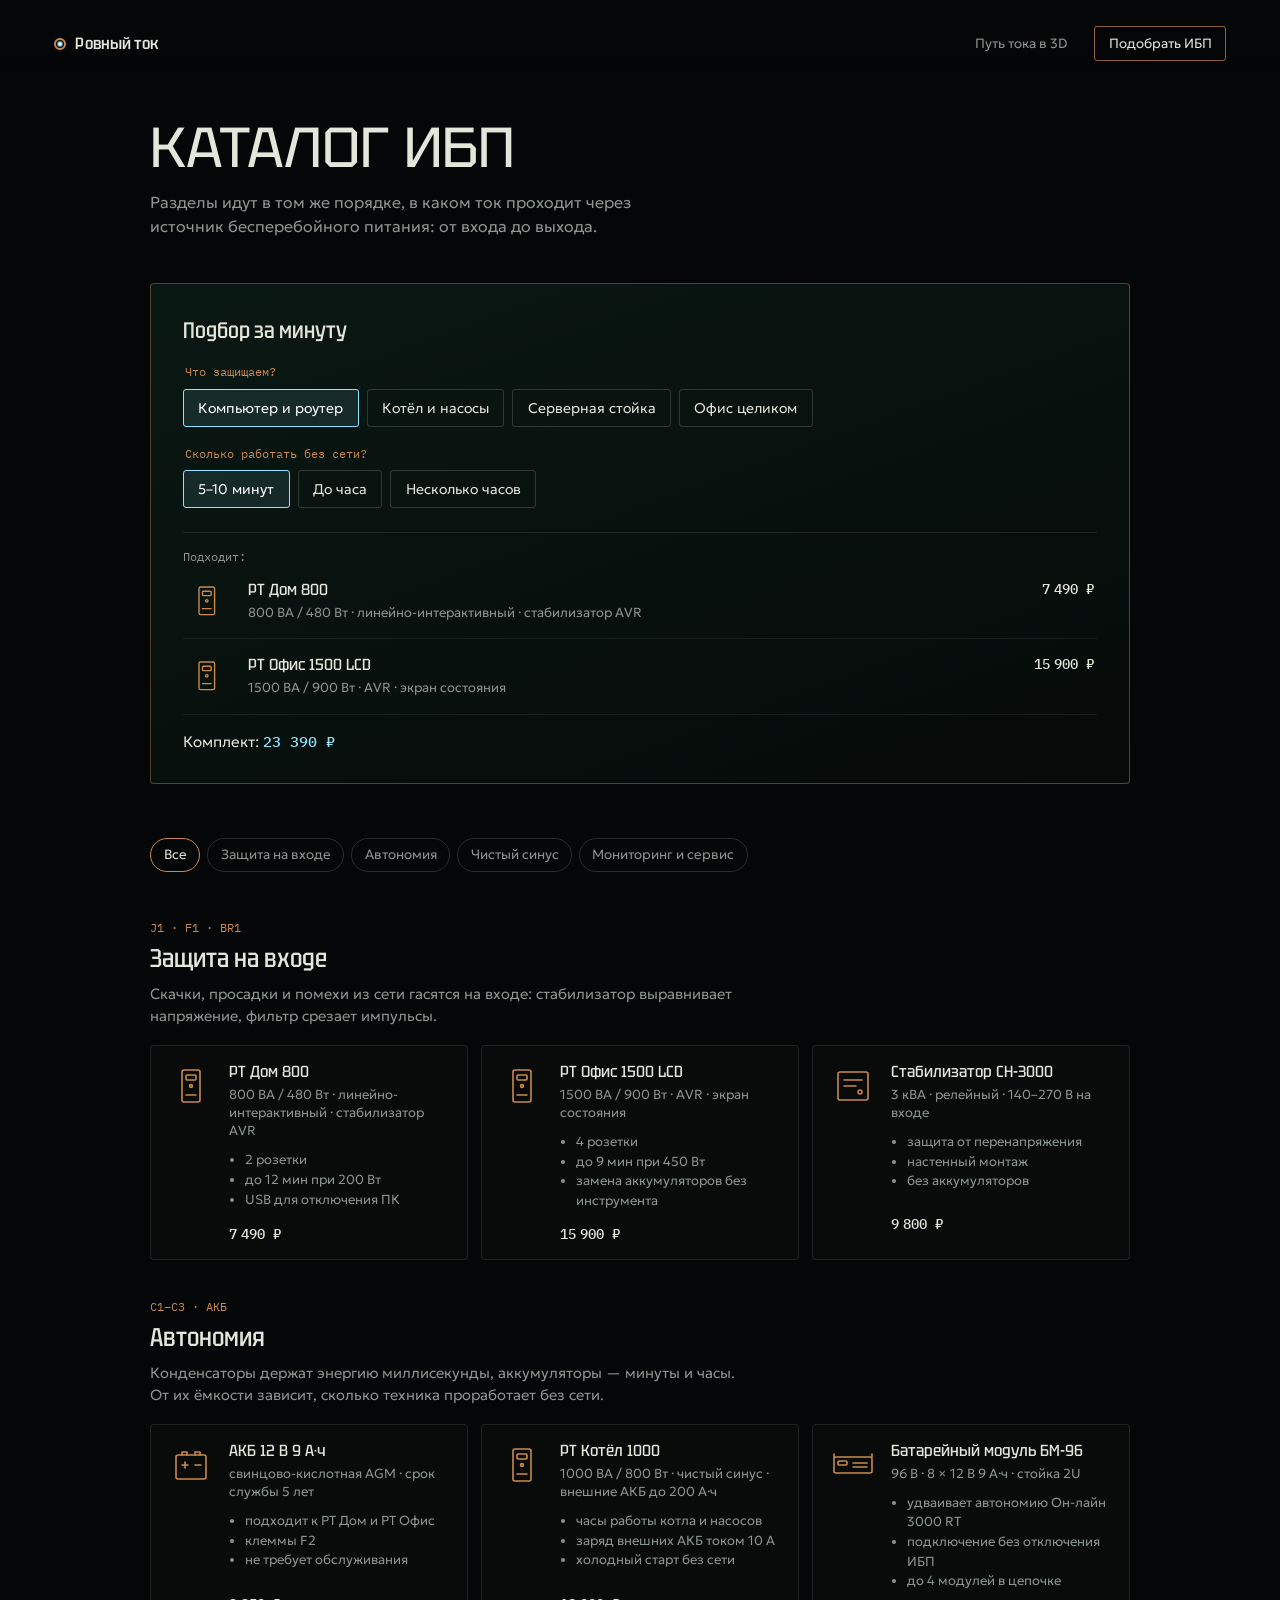
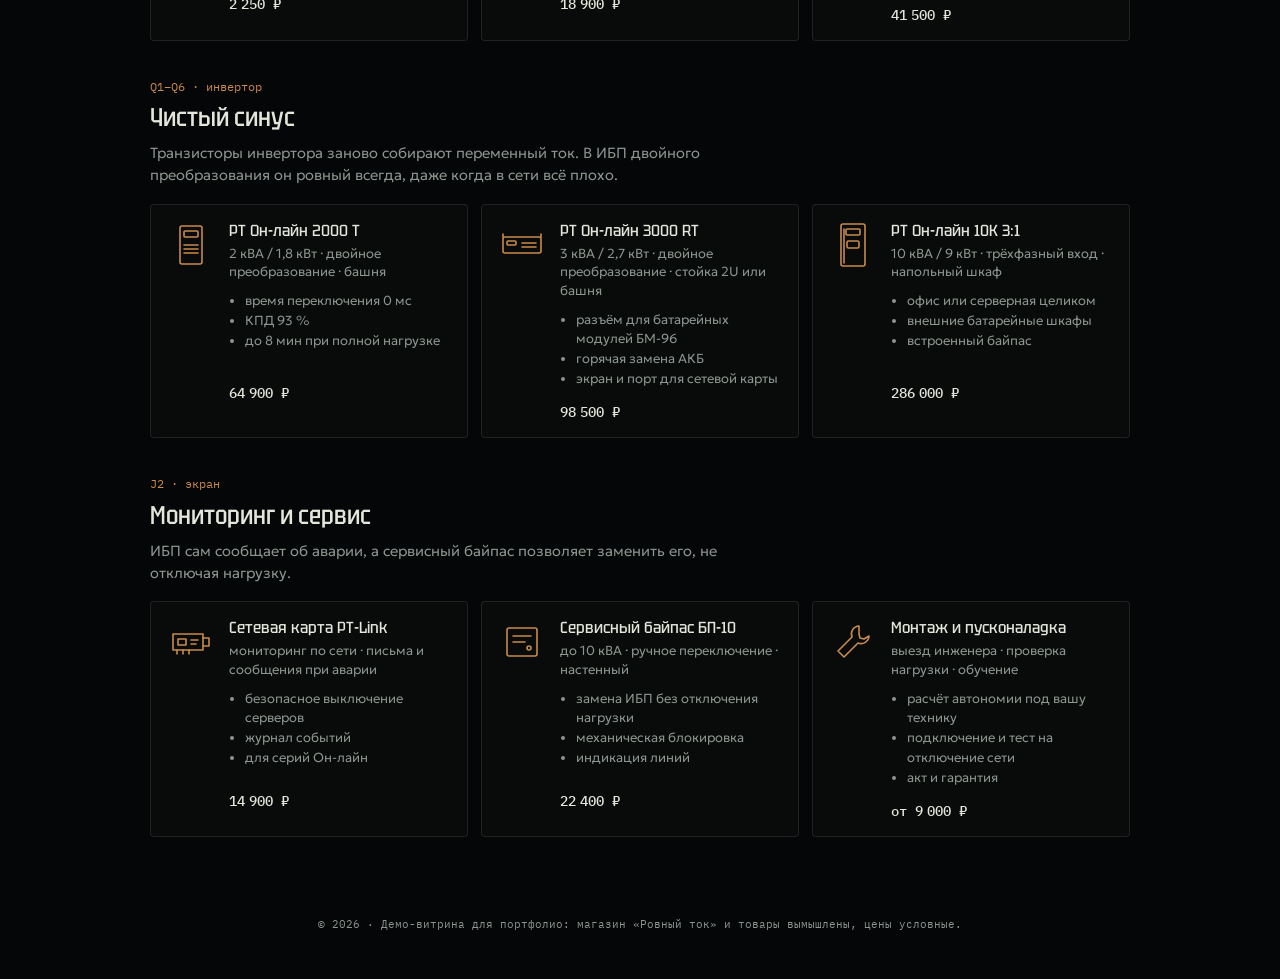
<file: catalog.html>
<!doctype html>
<html lang="ru">
  <head>
    <meta charset="utf-8" />
    <meta name="viewport" content="width=device-width, initial-scale=1, viewport-fit=cover" />
    <title>Каталог ИБП — Ровный ток (демо-витрина)</title>
    <meta name="description" content="Каталог вымышленного магазина ИБП: защита на входе, автономия, ИБП двойного преобразования, мониторинг и сервис. Подбор ИБП за минуту." />
    <meta name="theme-color" content="#000000" />
    <meta name="color-scheme" content="dark" />
    <link rel="icon" href="./favicon.svg" type="image/svg+xml" />
    <script type="module" crossorigin src="./assets/catalog-DmvgmXSI.js"></script>
    <link rel="modulepreload" crossorigin href="./assets/shop-MAE_9n4q.js">
    <link rel="modulepreload" crossorigin href="./assets/products-DLqK9CcN.js">
    <link rel="stylesheet" crossorigin href="./assets/shop-B1EUiiUT.css">
    <link rel="stylesheet" crossorigin href="./assets/catalog-ChwBBW8i.css">
  </head>
  <body class="catalog-page">
    <header class="shopbar">
      <a class="shopbar__brand" href="./"><span class="shopbar__mark" aria-hidden="true"></span>Ровный ток</a>
      <nav class="shopbar__nav" aria-label="Магазин">
        <a class="shopbar__link shopbar__link--always" href="./"><span class="wide-only">Путь тока в </span>3D</a>
        <a class="shopbar__cta" href="#podbor">Подобрать ИБП</a>
      </nav>
    </header>

    <main class="catalog">
      <h1 class="catalog__title">Каталог ИБП</h1>
      <p class="catalog__lede">Разделы идут в том же порядке, в каком ток проходит через источник бесперебойного питания: от входа до выхода.</p>

      <section class="picker" id="podbor" aria-labelledby="picker-title">
        <h2 class="picker__title" id="picker-title">Подбор за минуту</h2>
        <form class="picker__form">
          <fieldset class="picker__group">
            <legend>Что защищаем?</legend>
            <label><input type="radio" name="load" value="pc" checked /><span>Компьютер и роутер</span></label>
            <label><input type="radio" name="load" value="boiler" /><span>Котёл и насосы</span></label>
            <label><input type="radio" name="load" value="server" /><span>Серверная стойка</span></label>
            <label><input type="radio" name="load" value="office" /><span>Офис целиком</span></label>
          </fieldset>
          <fieldset class="picker__group">
            <legend>Сколько работать без сети?</legend>
            <label><input type="radio" name="time" value="short" checked /><span>5–10 минут</span></label>
            <label><input type="radio" name="time" value="hour" /><span>До часа</span></label>
            <label><input type="radio" name="time" value="hours" /><span>Несколько часов</span></label>
          </fieldset>
        </form>
        <div class="picker__result" aria-live="polite"></div>
      </section>

      <nav class="filters" aria-label="Разделы каталога"></nav>
      <div class="sections"></div>
    </main>

    <footer class="catalog__foot">© 2026 · Демо-витрина для портфолио: магазин «Ровный ток» и товары вымышлены, цены условные.</footer>

  </body>
</html>
</file>
<file: assets/shop-B1EUiiUT.css>
@font-face{font-family:Tektur Variable;font-style:normal;font-display:swap;font-weight:400 900;font-stretch:75% 100%;src:url(./tektur-cyrillic-ext-wdth-normal-MwMk6GXM.woff2)format("woff2-variations");unicode-range:U+460-52F,U+1C80-1C8A,U+20B4,U+2DE0-2DFF,U+A640-A69F,U+FE2E-FE2F}@font-face{font-family:Tektur Variable;font-style:normal;font-display:swap;font-weight:400 900;font-stretch:75% 100%;src:url(./tektur-cyrillic-wdth-normal-cZO70csH.woff2)format("woff2-variations");unicode-range:U+301,U+400-45F,U+490-491,U+4B0-4B1,U+2116}@font-face{font-family:Tektur Variable;font-style:normal;font-display:swap;font-weight:400 900;font-stretch:75% 100%;src:url(./tektur-greek-wdth-normal-eXqQnrrW.woff2)format("woff2-variations");unicode-range:U+370-377,U+37A-37F,U+384-38A,U+38C,U+38E-3A1,U+3A3-3FF}@font-face{font-family:Tektur Variable;font-style:normal;font-display:swap;font-weight:400 900;font-stretch:75% 100%;src:url(./tektur-vietnamese-wdth-normal-Bc8zP8Tu.woff2)format("woff2-variations");unicode-range:U+102-103,U+110-111,U+128-129,U+168-169,U+1A0-1A1,U+1AF-1B0,U+300-301,U+303-304,U+308-309,U+323,U+329,U+1EA0-1EF9,U+20AB}@font-face{font-family:Tektur Variable;font-style:normal;font-display:swap;font-weight:400 900;font-stretch:75% 100%;src:url(./tektur-latin-ext-wdth-normal-CISPvfvQ.woff2)format("woff2-variations");unicode-range:U+100-2BA,U+2BD-2C5,U+2C7-2CC,U+2CE-2D7,U+2DD-2FF,U+304,U+308,U+329,U+1D00-1DBF,U+1E00-1E9F,U+1EF2-1EFF,U+2020,U+20A0-20AB,U+20AD-20C0,U+2113,U+2C60-2C7F,U+A720-A7FF}@font-face{font-family:Tektur Variable;font-style:normal;font-display:swap;font-weight:400 900;font-stretch:75% 100%;src:url(./tektur-latin-wdth-normal-CsRpI0HQ.woff2)format("woff2-variations");unicode-range:U+??,U+131,U+152-153,U+2BB-2BC,U+2C6,U+2DA,U+2DC,U+304,U+308,U+329,U+2000-206F,U+20AC,U+2122,U+2191,U+2193,U+2212,U+2215,U+FEFF,U+FFFD}@font-face{font-family:Geologica Variable;font-style:normal;font-display:swap;font-weight:100 900;src:url(./geologica-cyrillic-ext-wght-normal-C8B9Chlh.woff2)format("woff2-variations");unicode-range:U+460-52F,U+1C80-1C8A,U+20B4,U+2DE0-2DFF,U+A640-A69F,U+FE2E-FE2F}@font-face{font-family:Geologica Variable;font-style:normal;font-display:swap;font-weight:100 900;src:url(./geologica-cyrillic-wght-normal-DbeVG3Ps.woff2)format("woff2-variations");unicode-range:U+301,U+400-45F,U+490-491,U+4B0-4B1,U+2116}@font-face{font-family:Geologica Variable;font-style:normal;font-display:swap;font-weight:100 900;src:url(./geologica-greek-wght-normal-DPM5d9ub.woff2)format("woff2-variations");unicode-range:U+370-377,U+37A-37F,U+384-38A,U+38C,U+38E-3A1,U+3A3-3FF}@font-face{font-family:Geologica Variable;font-style:normal;font-display:swap;font-weight:100 900;src:url(./geologica-vietnamese-wght-normal-DcI17N1q.woff2)format("woff2-variations");unicode-range:U+102-103,U+110-111,U+128-129,U+168-169,U+1A0-1A1,U+1AF-1B0,U+300-301,U+303-304,U+308-309,U+323,U+329,U+1EA0-1EF9,U+20AB}@font-face{font-family:Geologica Variable;font-style:normal;font-display:swap;font-weight:100 900;src:url(./geologica-latin-ext-wght-normal-DZyYlgcm.woff2)format("woff2-variations");unicode-range:U+100-2BA,U+2BD-2C5,U+2C7-2CC,U+2CE-2D7,U+2DD-2FF,U+304,U+308,U+329,U+1D00-1DBF,U+1E00-1E9F,U+1EF2-1EFF,U+2020,U+20A0-20AB,U+20AD-20C0,U+2113,U+2C60-2C7F,U+A720-A7FF}@font-face{font-family:Geologica Variable;font-style:normal;font-display:swap;font-weight:100 900;src:url(./geologica-latin-wght-normal-BBL8hQxZ.woff2)format("woff2-variations");unicode-range:U+??,U+131,U+152-153,U+2BB-2BC,U+2C6,U+2DA,U+2DC,U+304,U+308,U+329,U+2000-206F,U+20AC,U+2122,U+2191,U+2193,U+2212,U+2215,U+FEFF,U+FFFD}@font-face{font-family:IBM Plex Mono;font-style:normal;font-display:swap;font-weight:400;src:url(./ibm-plex-mono-cyrillic-ext-400-normal-xuaO2J-f.woff2)format("woff2"),url(./ibm-plex-mono-cyrillic-ext-400-normal-DMdlQ8Kv.woff)format("woff");unicode-range:U+460-52F,U+1C80-1C8A,U+20B4,U+2DE0-2DFF,U+A640-A69F,U+FE2E-FE2F}@font-face{font-family:IBM Plex Mono;font-style:normal;font-display:swap;font-weight:400;src:url(./ibm-plex-mono-cyrillic-400-normal-BSMlKf0J.woff2)format("woff2"),url(./ibm-plex-mono-cyrillic-400-normal-CEL4l2ZJ.woff)format("woff");unicode-range:U+301,U+400-45F,U+490-491,U+4B0-4B1,U+2116}@font-face{font-family:IBM Plex Mono;font-style:normal;font-display:swap;font-weight:400;src:url(./ibm-plex-mono-vietnamese-400-normal-BulugwFq.woff2)format("woff2"),url(./ibm-plex-mono-vietnamese-400-normal-DDuiU_S-.woff)format("woff");unicode-range:U+102-103,U+110-111,U+128-129,U+168-169,U+1A0-1A1,U+1AF-1B0,U+300-301,U+303-304,U+308-309,U+323,U+329,U+1EA0-1EF9,U+20AB}@font-face{font-family:IBM Plex Mono;font-style:normal;font-display:swap;font-weight:400;src:url(./ibm-plex-mono-latin-ext-400-normal-BmRBH3aV.woff2)format("woff2"),url(./ibm-plex-mono-latin-ext-400-normal-D3D2R8hC.woff)format("woff");unicode-range:U+100-2BA,U+2BD-2C5,U+2C7-2CC,U+2CE-2D7,U+2DD-2FF,U+304,U+308,U+329,U+1D00-1DBF,U+1E00-1E9F,U+1EF2-1EFF,U+2020,U+20A0-20AB,U+20AD-20C0,U+2113,U+2C60-2C7F,U+A720-A7FF}@font-face{font-family:IBM Plex Mono;font-style:normal;font-display:swap;font-weight:400;src:url(./ibm-plex-mono-latin-400-normal-DMJ8VG8y.woff2)format("woff2"),url(./ibm-plex-mono-latin-400-normal-CvHOgSBP.woff)format("woff");unicode-range:U+??,U+131,U+152-153,U+2BB-2BC,U+2C6,U+2DA,U+2DC,U+304,U+308,U+329,U+2000-206F,U+20AC,U+2122,U+2191,U+2193,U+2212,U+2215,U+FEFF,U+FFFD}@font-face{font-family:IBM Plex Mono;font-style:normal;font-display:swap;font-weight:500;src:url(./ibm-plex-mono-cyrillic-ext-500-normal-BqneJy0T.woff2)format("woff2"),url(./ibm-plex-mono-cyrillic-ext-500-normal-BIfNGwUT.woff)format("woff");unicode-range:U+460-52F,U+1C80-1C8A,U+20B4,U+2DE0-2DFF,U+A640-A69F,U+FE2E-FE2F}@font-face{font-family:IBM Plex Mono;font-style:normal;font-display:swap;font-weight:500;src:url(./ibm-plex-mono-cyrillic-500-normal-Bq9vWWag.woff2)format("woff2"),url(./ibm-plex-mono-cyrillic-500-normal-Ael50iVv.woff)format("woff");unicode-range:U+301,U+400-45F,U+490-491,U+4B0-4B1,U+2116}@font-face{font-family:IBM Plex Mono;font-style:normal;font-display:swap;font-weight:500;src:url(./ibm-plex-mono-vietnamese-500-normal-DZ4AoWbu.woff2)format("woff2"),url(./ibm-plex-mono-vietnamese-500-normal-C8zxqsMH.woff)format("woff");unicode-range:U+102-103,U+110-111,U+128-129,U+168-169,U+1A0-1A1,U+1AF-1B0,U+300-301,U+303-304,U+308-309,U+323,U+329,U+1EA0-1EF9,U+20AB}@font-face{font-family:IBM Plex Mono;font-style:normal;font-display:swap;font-weight:500;src:url(./ibm-plex-mono-latin-ext-500-normal-CAhNIIs5.woff2)format("woff2"),url(./ibm-plex-mono-latin-ext-500-normal-CZ70TYgx.woff)format("woff");unicode-range:U+100-2BA,U+2BD-2C5,U+2C7-2CC,U+2CE-2D7,U+2DD-2FF,U+304,U+308,U+329,U+1D00-1DBF,U+1E00-1E9F,U+1EF2-1EFF,U+2020,U+20A0-20AB,U+20AD-20C0,U+2113,U+2C60-2C7F,U+A720-A7FF}@font-face{font-family:IBM Plex Mono;font-style:normal;font-display:swap;font-weight:500;src:url(./ibm-plex-mono-latin-500-normal-DSY6xOcd.woff2)format("woff2"),url(./ibm-plex-mono-latin-500-normal-CB9ihrfo.woff)format("woff");unicode-range:U+??,U+131,U+152-153,U+2BB-2BC,U+2C6,U+2DA,U+2DC,U+304,U+308,U+329,U+2000-206F,U+20AC,U+2122,U+2191,U+2193,U+2212,U+2215,U+FEFF,U+FFFD}.shopbar{z-index:4;padding:calc(var(--base) * .45) var(--gutter) 0;justify-content:space-between;align-items:center;gap:1rem;display:flex;position:relative}html[data-state=loading] .shopbar,html[data-state=ready] .shopbar{position:fixed;inset:0 0 auto}.shopbar__brand{white-space:nowrap;font-family:var(--display);letter-spacing:.01em;color:var(--silk);align-items:center;gap:.6rem;font-size:1.02rem;font-weight:500;font-stretch:90%;text-decoration:none;display:inline-flex}.shopbar__mark{border:2px solid var(--copper);background:radial-gradient(circle, #fff 0 18%, var(--arc) 30%, transparent 62%);border-radius:50%;width:12px;height:12px}.shopbar__nav{align-items:center;gap:clamp(.9rem,2vw,1.6rem);display:flex}.shopbar__link{color:var(--dim);font-size:.84rem;text-decoration:none;transition:color .2s}.shopbar__link:hover{color:var(--silk)}.shopbar__cta{white-space:nowrap;color:var(--silk);border:1px solid #c98a4bb3;border-radius:3px;padding:.5rem .85rem;font-size:.84rem;text-decoration:none;transition:border-color .2s,box-shadow .2s}.shopbar__cta:hover{border-color:var(--arc);box-shadow:0 0 12px #8ee3ff40}.hotspots{z-index:3;pointer-events:none;position:fixed;inset:0;overflow:hidden}.hotspot{--near:1;opacity:0;visibility:hidden;width:0;height:0;transition:opacity .3s,visibility 0s linear .3s;position:absolute;top:0;left:0}.hotspot.is-visible{opacity:calc(.72 + .28 * var(--near));visibility:visible;transition:opacity .3s,visibility}.hotspot__pad{border:2px solid var(--copper);background:var(--void);border-radius:50%;width:12px;height:12px;transition:border-color .25s,background-color .25s,box-shadow .25s;position:absolute;top:-6px;left:-6px}.is-live .hotspot__pad{border-color:var(--arc);background:#8ee3ff59;animation:1.8s ease-in-out .9s infinite hotspot-pulse;box-shadow:0 0 10px #8ee3ffcc}@keyframes hotspot-pulse{50%{box-shadow:0 0 2px #8ee3ff66,0 0 0 7px #8ee3ff1f}}.hotspot__lead{transform-origin:0 0;background:#c98a4bbf;width:52px;height:1px;position:absolute;top:0;left:0;transform:rotate(-38deg)}.hotspot__lead:after{content:"";background:linear-gradient(90deg, #fff, var(--arc));transform-origin:0;transition:transform .4s ease-in;position:absolute;inset:-.5px 0;transform:scaleX(0);box-shadow:0 0 6px #8ee3ffe6}.is-live .hotspot__lead:after{transform:scaleX(1)}.hotspot.is-left .hotspot__lead{transform:rotate(-142deg)}.hotspot.is-below .hotspot__lead{transform:rotate(38deg)}.hotspot.is-left.is-below .hotspot__lead{transform:rotate(142deg)}.hotspot__label{-webkit-backdrop-filter:blur(6px);backdrop-filter:blur(6px);text-align:left;min-width:12rem;font:inherit;color:#b9bfb8;cursor:pointer;pointer-events:auto;transform-origin:0 100%;transform:scale(calc(.82 + .18 * var(--near)));background:#050908cc;border:1px solid #c98a4b99;border-radius:3px;gap:.2rem;padding:.55rem .8rem .6rem;transition:transform .3s,border-color .3s .3s,color .3s .3s,box-shadow .2s;display:grid;position:absolute;bottom:30px;left:40px}.hotspot.is-left .hotspot__label{transform-origin:100% 100%;left:auto;right:40px}.hotspot.is-below .hotspot__label{transform-origin:0 0;top:30px;bottom:auto}.hotspot.is-left.is-below .hotspot__label{transform-origin:100% 0}.is-live .hotspot__label{border-color:var(--arc);color:var(--silk);animation:1s ease-out .35s both hotspot-energize}@keyframes hotspot-energize{0%{box-shadow:0 0 #8ee3ff00}25%{box-shadow:0 0 28px #8ee3ffbf,inset 0 0 12px #8ee3ff40}to{box-shadow:0 0 12px #8ee3ff38}}.hotspot.is-callout .hotspot__lead{width:var(--ll);transform:rotate(var(--la))}.hotspot.is-callout .hotspot__label{left:var(--lx);top:var(--ly);transform:scale(var(--ls,1));transform-origin:0 0;transition:border-color .3s .3s,color .3s .3s,box-shadow .2s;bottom:auto;right:auto}.hotspot.is-hold .hotspot__label{transform:scale(calc(1.04 * (.82 + .18 * var(--near))))}.hotspot__label:hover,.hotspot__label:focus-visible{border-color:var(--arc);color:var(--silk);box-shadow:0 0 16px #8ee3ff4d}.hotspot__ref{font-family:var(--mono);letter-spacing:.04em;color:var(--copper);font-size:.64rem}.hotspot__title{font-family:var(--display);font-size:1.05rem;font-weight:450;font-stretch:88%;line-height:1.15}.hotspot__count{font-family:var(--mono);color:var(--dim);font-size:.66rem;transition:color .3s .3s}.is-live .hotspot__count{color:var(--arc)}.hotspot__go{opacity:0;transition:opacity .3s}.is-live .hotspot__go,.hotspot__label:hover .hotspot__go,.hotspot__label:focus-visible .hotspot__go{opacity:1}.drawer-backdrop{z-index:5;opacity:0;background:#00000073;transition:opacity .3s;position:fixed;inset:0}.drawer-backdrop.is-open{opacity:1}.drawer{z-index:6;overscroll-behavior:contain;width:min(440px,94vw);padding:calc(var(--base) * .55) clamp(1.1rem, 2.4vw, 2rem) 1.6rem;background:linear-gradient(#08130f 0%,#050807 100%);border-left:1px solid #c98a4b59;transition:transform .32s cubic-bezier(.2,.7,.2,1);position:fixed;top:0;bottom:0;right:0;overflow-y:auto;transform:translate(102%)}.drawer.is-open{transform:none}html.drawer-open,html.drawer-open body{overflow:hidden}.drawer__head{justify-content:space-between;align-items:center;display:flex}.drawer__ref{font-family:var(--mono);letter-spacing:.04em;color:var(--copper);font-size:.72rem;font-weight:500}.drawer__close{width:2.2rem;height:2.2rem;color:var(--silk);cursor:pointer;background:0 0;border:1px solid #e4e6dc33;border-radius:3px;font-size:1.3rem;line-height:1}.drawer__close:hover{border-color:var(--arc)}.drawer__title{font-family:var(--display);margin-top:1.1rem;font-size:clamp(1.4rem,2.2vw,1.8rem);font-weight:450;font-stretch:88%;line-height:1.1}.drawer__lede{color:var(--dim);margin-top:.7rem;font-size:.92rem;line-height:1.5}.drawer__list{border-top:1px solid #e4e6dc1a;margin:1.4rem 0 0;padding:0;list-style:none}.drawer__item{color:inherit;border-bottom:1px solid #e4e6dc1a;text-decoration:none;transition:background-color .2s;display:block}.drawer__item:hover,.drawer__item:focus-visible{background:#8ee3ff0d}.drawer__all{text-align:center;color:var(--silk);border:1px solid #c98a4bb3;border-radius:3px;margin-top:1.4rem;padding:.85rem 1rem;font-size:.9rem;text-decoration:none;transition:border-color .2s,box-shadow .2s;display:block}.drawer__all:hover{border-color:var(--arc);box-shadow:0 0 14px #8ee3ff38}.drawer__note{font-family:var(--mono);color:var(--dim);margin-top:1rem;font-size:.62rem}@media (max-width:640px){.drawer{border-top:1px solid #c98a4b59;border-left:0;border-radius:10px 10px 0 0;width:auto;max-height:84vh;top:auto;left:0;transform:translateY(102%)}.shopbar__link,.wide-only{display:none}.hotspot__label{min-width:10rem}}.product{grid-template-columns:3rem 1fr auto;align-items:start;gap:.9rem;padding:1rem .2rem;display:grid}.product__icon{width:3rem;height:3rem;color:var(--copper)}.product__name{font-family:var(--display);margin:0;font-size:1rem;font-weight:450;font-stretch:92%;line-height:1.2}.product__spec{color:var(--dim);margin-top:.3rem;font-size:.82rem;line-height:1.4}.product__details{color:var(--dim);margin:.6rem 0 0;padding-left:1rem;font-size:.82rem;line-height:1.5}.product__price{font-family:var(--mono);white-space:nowrap;color:var(--silk);font-size:.88rem;font-weight:500}.product--compact .product__icon{width:2.6rem;height:2.6rem}.act__shop{font-family:var(--mono);color:var(--dim);margin-top:.8rem;font-size:.74rem}.act__shop a{color:var(--copper)}html[data-state=loading] .act__shop,html[data-state=ready] .act__shop{display:none}.act__cta{background:var(--arc);color:#03161c;font-family:var(--display);border-radius:3px;align-items:center;gap:.6rem;margin-top:1.1rem;padding:.75rem 1.15rem;font-size:.98rem;font-weight:500;font-stretch:92%;text-decoration:none;transition:box-shadow .2s,background-color .2s;display:inline-flex;box-shadow:0 0 22px #8ee3ff59}.act__cta:after{content:"→"}.act__cta:hover{background:#b9efff;box-shadow:0 0 30px #8ee3ff8c}@media (prefers-reduced-motion:reduce){.hotspot__pad,.is-live .hotspot__pad,.is-live .hotspot__label{animation:none}.drawer,.hotspot__label{transition:none}}
</file>
<file: assets/catalog-ChwBBW8i.css>
:root{--void:#050607;--mask:#0f2a22;--copper:#c98a4b;--silk:#e4e6dc;--dim:#8d958f;--arc:#8ee3ff;--display:"Tektur Variable", "Bahnschrift", "DIN Alternate", "Arial Narrow", sans-serif;--text:"Geologica Variable", "Segoe UI", system-ui, sans-serif;--mono:"IBM Plex Mono", "Consolas", ui-monospace, monospace;--gutter:clamp(16px, 4.2vw, 64px);--base:clamp(20px, 6.5vh, 72px);--gauge-h:min(38vh, 340px);--lightningcss-light: ;--lightningcss-dark:initial;color-scheme:dark}*,:before,:after{box-sizing:border-box}html{background:var(--void);color:var(--silk);font-family:var(--text);-webkit-text-size-adjust:100%;font-weight:300}body,h1,h2,h3,p{margin:0}:focus-visible{outline:1px solid var(--arc);outline-offset:4px}.catalog-page .shopbar{background:linear-gradient(#050607f5 70%,#05060700);padding-bottom:.9rem;position:sticky;top:0}.catalog-page .shopbar__link--always{display:inline}.catalog{max-width:68rem;padding:clamp(1.5rem, 5vh, 3.5rem) var(--gutter) 3rem;margin:0 auto}.catalog__title{font-family:var(--display);text-transform:uppercase;font-size:clamp(2rem,4.4vw,3.6rem);font-weight:430;line-height:.95}.catalog__lede{max-width:46ch;color:var(--dim);margin-top:1rem;line-height:1.5}.picker{background:linear-gradient(160deg,#0a1813 0%,#060a09 100%);border:1px solid #c98a4b66;border-radius:4px;margin-top:clamp(2rem,5vh,3rem);padding:clamp(1.2rem,3vw,2rem);scroll-margin-top:5rem}.picker__title{font-family:var(--display);font-size:1.4rem;font-weight:450;font-stretch:88%}.picker__form{gap:1.2rem;margin-top:1.2rem;display:grid}.picker__group{border:0;flex-wrap:wrap;gap:.5rem;margin:0;padding:0;display:flex}.picker__group legend{width:100%;font-family:var(--mono);color:var(--copper);margin-bottom:.6rem;font-size:.74rem}.picker__group label{cursor:pointer;position:relative}.picker__group input{opacity:0;cursor:pointer;position:absolute;inset:0}.picker__group span{border:1px solid #e4e6dc2e;border-radius:3px;padding:.55rem .9rem;font-size:.88rem;transition:border-color .2s,background-color .2s,color .2s;display:inline-block}.picker__group input:checked+span{border-color:var(--arc);color:#fff;background:#8ee3ff1a}.picker__group input:focus-visible+span{outline:1px solid var(--arc);outline-offset:3px}.picker__result{border-top:1px solid #e4e6dc1a;margin-top:1.5rem;padding-top:1rem}.picker__head{font-family:var(--mono);color:var(--dim);font-size:.74rem}.picker__items .product{border-bottom:1px solid #e4e6dc14}.picker__total{margin-top:1rem;font-size:.95rem}.picker__total strong{font-family:var(--mono);color:var(--arc);font-weight:500}.picker__note{color:var(--dim);margin-top:.5rem;font-size:.85rem}.filters{z-index:2;background:var(--void);flex-wrap:wrap;gap:.4rem;margin-top:clamp(2rem,5vh,3rem);padding:.6rem 0;scroll-margin-top:4rem;display:flex;position:sticky;top:3.6rem}.filter{color:var(--dim);border:1px solid #e4e6dc29;border-radius:999px;padding:.45rem .8rem;font-size:.84rem;text-decoration:none}.filter:hover{color:var(--silk)}.filter[aria-current=true]{border-color:var(--copper);color:var(--silk)}.section{margin-top:2.4rem;scroll-margin-top:8rem}.section__ref{font-family:var(--mono);color:var(--copper);font-size:.72rem}.section__title{font-family:var(--display);margin-top:.4rem;font-size:1.6rem;font-weight:450;font-stretch:88%}.section__lede{max-width:60ch;color:var(--dim);margin-top:.5rem;font-size:.92rem;line-height:1.5}.section__grid{grid-template-columns:repeat(auto-fill,minmax(min(100%,19rem),1fr));gap:.8rem;margin-top:1.1rem;display:grid}.section__grid .product{background:#080b0a;border:1px solid #e4e6dc1a;border-radius:4px;grid-template-rows:auto auto;grid-template-columns:3rem 1fr;height:100%;padding:1rem;scroll-margin-top:8rem}.section__grid .product__price{grid-column:2}.product.is-target{border-color:var(--arc);box-shadow:0 0 18px #8ee3ff33}.catalog__foot{padding:2rem var(--gutter) 3rem;font-family:var(--mono);text-align:center;color:var(--dim);font-size:.68rem}
</file>
